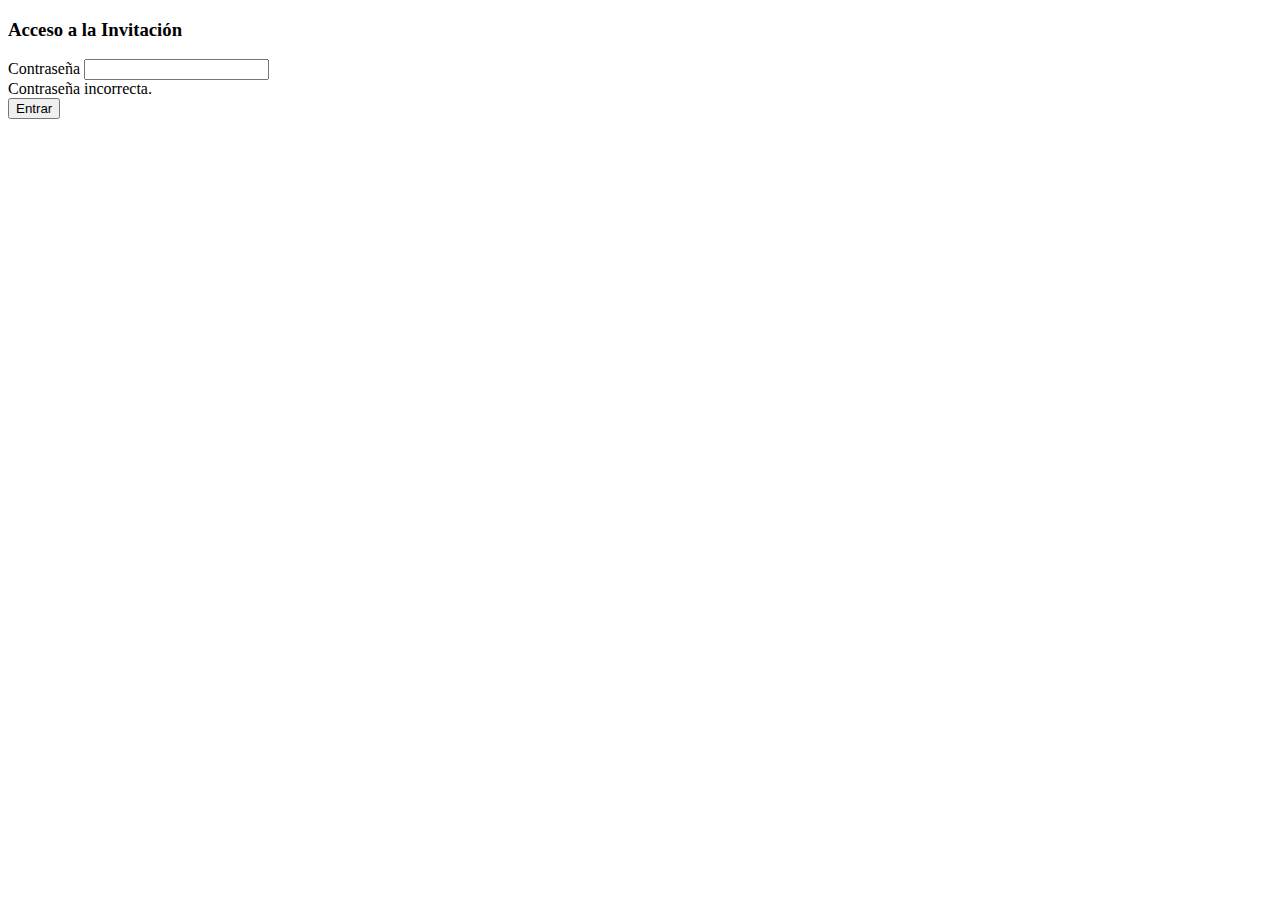
<file: login.html>
<!doctype html>
<html lang="es">
  <head>
    <meta charset="utf-8" />
    <meta name="viewport" content="width=device-width, initial-scale=1" />
    <meta name="robots" content="noindex, nofollow" />
    <meta name="color-scheme" content="light only" />
    <meta name="theme-color" content="#C6D7CF">
    <!-- Bootstrap CSS -->
    <link href="https://cdn.jsdelivr.net/npm/bootstrap@5.3.8/dist/css/bootstrap.min.css" rel="stylesheet" integrity="sha384-sRIl4kxILFvY47J16cr9ZwB07vP4J8+LH7qKQnuqkuIAvNWLzeN8tE5YBujZqJLB" crossorigin="anonymous"/>
    <!-- Estilos personalizados -->
    <link href="/styles/style.css" rel="stylesheet"/>
    <title>Login - Invitación de Boda</title>
  </head>
  <body class="bg-light">

    <!-- Formulario de Login -->
    <div id="loginContainer" class="container d-flex justify-content-center align-items-center min-vh-100">
      <div class="card shadow-lg" style="width: 25rem;">
        <div class="card-body">
          <h3 class="card-title text-center mb-4">Acceso a la Invitación</h3>
          <form id="loginForm">
            <div class="mb-3">
              <label for="password" class="form-label">Contraseña</label>
              <input type="password" id="password" class="form-control" required>
            </div>
            <div id="errorMessage" class="alert alert-danger d-none" role="alert">
              Contraseña incorrecta.
            </div>
            <div class="d-grid">
              <button type="submit" class="btn btn-primary">Entrar</button>
            </div>
          </form>
        </div>
      </div>
    </div>

    <!-- Scripts -->
    <script src="https://code.jquery.com/jquery-3.6.0.min.js"></script>
    <script src="https://cdn.jsdelivr.net/npm/bootstrap@5.3.8/dist/js/bootstrap.bundle.min.js" integrity="sha384-FKyoEForCGlyvwx9Hj09JcYn3nv7wiPVlz7YYwJrWVcXK/BmnVDxM+D2scQbITxI" crossorigin="anonymous"></script>
    <script src="/js/login.js"></script>

  </body>
</html>
</file>
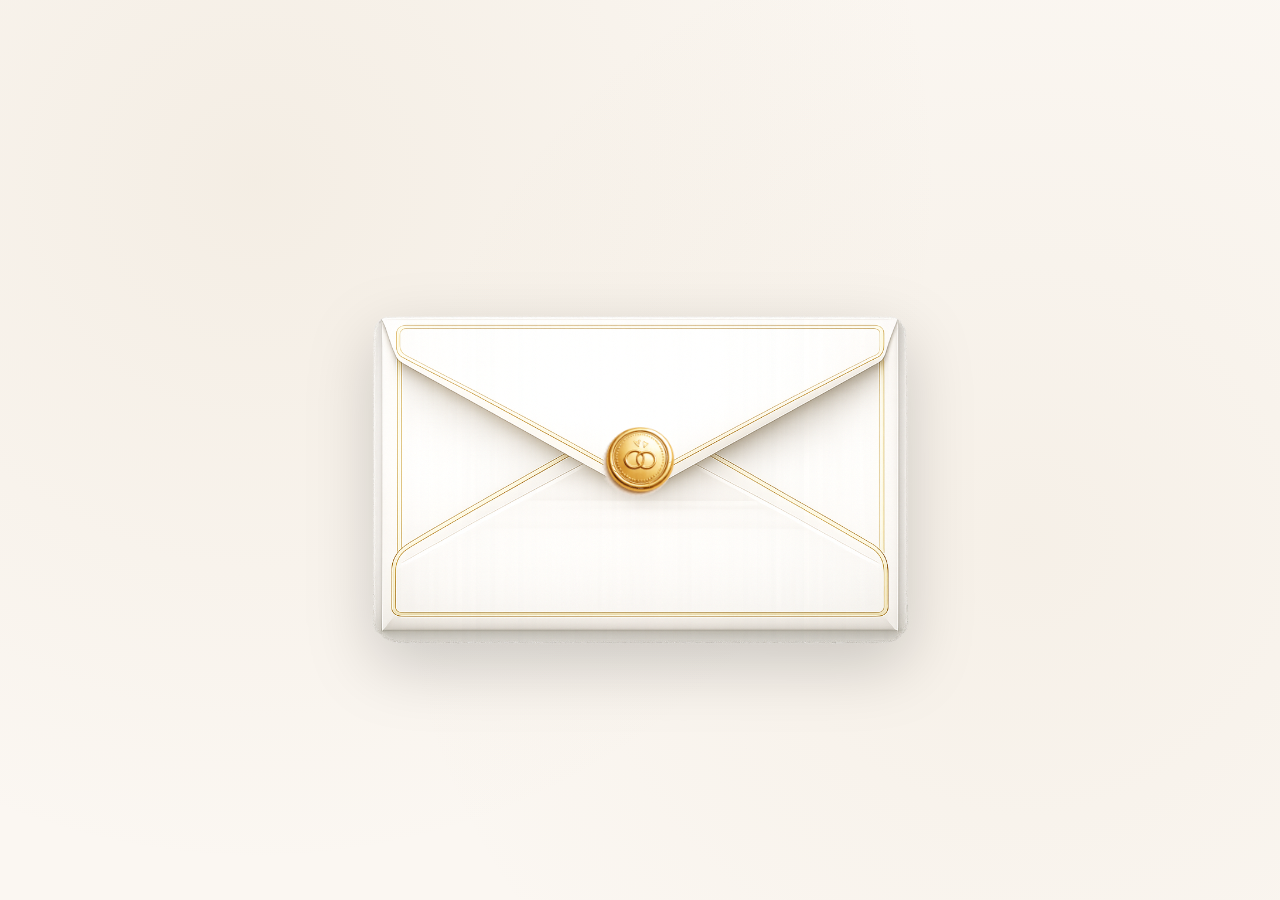
<file: cartaInvitacion/cartaInvitacion.html>
<!doctype html>
<html lang="es">
<head>
  <meta charset="utf-8" />
  <meta name="viewport" content="width=device-width, initial-scale=1" />
  <title>Invitación</title>
  <link rel="stylesheet" href="../styles/cartaInvitacion.css" />
</head>

<body class="page">
  <main class="wrap">
   <section class="stage" aria-label="Carta de invitación">
  <div class="env" id="env">

    <!-- ABIERTO (fondo) -->
    <img class="env-open" src="../img/carta/base.png" alt="" aria-hidden="true" />

    <!-- CERRADO (encima al inicio) -->
    <img class="env-closed" src="../img/carta/completo.png" alt="" aria-hidden="true" />

    <!-- PAPEL (sale desde dentro) -->
    <div class="paper-mask" aria-hidden="true">
      <div class="paper" id="paper" aria-hidden="true">
        <div class="paper-fold" aria-hidden="true"></div>

        <div class="paper-card">
          <div class="paper-inner">
            <h1 class="paper-title">Boda </h1>
            <p class="paper-sub">Raquel &amp; David</p>
            <button class="btn" id="btnContinuar" type="button">Continuar</button>
          </div>
        </div>
      </div>
    </div>

    <!-- TRUCO: “frontal del sobre” recortado para tapar el papel mientras sale -->
    <img class="env-front" src="../img/carta/base.png" alt="" aria-hidden="true" />

    <!-- SELLO -->
    <button class="seal" id="sealBtn" type="button" aria-label="Abrir invitación">
      <img class="seal-img" src="../img/carta/sello.png" alt="" aria-hidden="true" />
    </button>

  </div>
</section>
  </main>

  <script src="../js/cartaInvitacion.js"></script>
</body>
</html>
</file>
<file: styles/style.css>
/*ICONO DE CARGA*/
/* Loader */
:root {
  --color-1: #BFA880;
  --color-2: #FCF6F1;
  --color-3: #575756;
  --color-4: #C6D7CF;
  --color-5: #DFEAE5;
  --color-6: #957a4c;
}

/*scroll*/
::-webkit-scrollbar {
width: 10px;
height: 10px;
}

::-webkit-scrollbar-track {
background: #fff;
border-radius: 10px;
}

::-webkit-scrollbar-thumb {
border-radius: 10px;
background:var(--color-4);  
}

::-webkit-scrollbar-thumb:hover {
background:var(--color-1);  
}

.custom-control-label::before {
  height: 20px;
  width: 20px;
}

.custom-control-label::after{
  height: 20px;
  width: 20px;
}

.custom-control-input:checked ~ .custom-control-label::before {
  color: var(--color-1);
  border-color: var(--color-1);
  background-color: var(--color-1);
  outline: none;
}
.custom-control-input:focus ~ .custom-control-label::before {
    box-shadow:none !important;
}

.fancybox-bg{
  background-color: var(--color-1) !important;
}

.boton{
  background: #fff;
  color: var(--color-1);
  text-transform: uppercase;
  font-family: 'Quicksand', sans-serif;
  padding: 8px 25px;
  border-radius: 20px;
  font-size: 15px;

  -webkit-box-shadow: 0px 0px 5px -1px rgba(0,0,0,0.40);
  -moz-box-shadow: 0px 0px 5px -1px rgba(0,0,0,0.40);
  box-shadow: 0px 0px 5px -1px rgba(0,0,0,0.40);
  
  -webkit-transition: all 0.5s 0s ease;
  -moz-transition: all 0.5s 0s ease;
  -o-transition: all 0.5s 0s ease;
  transition: all 0.5s 0s ease;
}

.boton:hover{
  background:var(--color-1);
  color: #fff;
  text-decoration: none;
}

.title{
  width: 100%;
  display: inline-block;
  font-family: 'DM Serif Display', serif;
  color: #333;
  font-size: 45px;
}

.subtitle{
  width: 100%;
  display: inline-block;
  font-family: 'Quicksand', sans-serif;
  color: var(--color-1);
  font-size: 20px;
  font-weight: 400;
}

a{
  -webkit-transition: all 0.5s 0s ease;
  -moz-transition: all 0.5s 0s ease;
  -o-transition: all 0.5s 0s ease;
  transition: all 0.5s 0s ease;
}
/*ESTILOS MODIFICADOS DE BOOTSTRAP MODALES*/
.modal-backdrop {
  /* background-color:var(--color-1); */
  background-color:var(--color-1);
  opacity:0.95 !important;
}

.modal-body{
  flex: inherit;
}
.modal-transparent .modal-content{
  background: transparent;
  border: none;
}


.modal-transparent .close{
  color: #fff;
  text-shadow: none;
  opacity: 1;
  position: absolute;
  right: 0;
  outline: none;
  padding: 0;
}

.modal-transparent .modal-header, .modal-transparent  .modal-footer{
  border: none;
  padding: 0;
}

.modal-transparent .modal-header h3{
  color: #F2F2F2;
  text-align: center;
  width: 100%;
  font-family: 'Quicksand', sans-serif;
}

.modal-transparent .boton{
  padding: 15px 50px;
}

.modal .modal-content{
  text-align: center;
  border: none;
  background: var(--color-2);
  padding-bottom: 20px;
  margin-top: 60px;
}


.modal .modal-body a.link {
  text-decoration: none;
  color: var(--color-1);
	font-weight: 600;
}

.modal .modal-body a.link:hover {
  text-decoration: underline;
  color: var(--color-3);
	font-weight: 600;
}
/*ESTILOS CARGAR ICONO*/
.cargarIcono {
  position: fixed;
  background: var(--color-2);
  z-index: 11000;
  height: 100%;
  width: 100%;
  overflow: hidden;
}

.cargarIcono .loader{
  width: 90%;
  width: 300px;
}
/*
span#error-form{
  color: red;
  font-size: 13px;
}*/

/*caratula*/
section.portada{
  width: 100%;
  padding-bottom: 20%;
  background-size: cover;
  color: #fff;
  position: relative;
  
}


section.portada::before {
  content: "";
  position: absolute;
  width: 100%;
  height: 100%;
  background-color: rgba(0,0,0,0.30);
  z-index: 0;
  top: 0;
  left: 0;
}

section.portada:after{
  background-image: url('../img/iconos/img_ondas01.svg');
  background-color: rgb(0,0,0,0.4);
  position: absolute;
  content: '';
  /* background-size: contain !important; */
  background-repeat: no-repeat;
  background-position: bottom center;
  height: 100%;
  width: 100%;
  bottom: 0;
}

section.portada .container .row:first-child{
  height: 100dvh;
}

section.portada .content-portada{
  width: 70%;
  z-index: 999;
  position: relative;
  top: 30px;
}

section.portada .content-portada span.fecha{
  display: table;
  white-space: nowrap;
  width: 100%;
  font-size: 18px;
  font-family: 'DM Serif Display', serif;
  font-size: 28px;
  color: #ddd;
}

section.portada .content-portada span.fecha:before{
 right: -25%;
}

section.portada .content-portada span.fecha:after{
 left: -25%;
}

section.portada .content-portada span:before, section.portada .content-portada span:after {
    border-top: 1px solid #fff;
    content: '';
    display: table-cell;
    position: relative;
    top: 0.7em;
    width: 15%;
}

section.portada .content-portada h1{
  width: 100%;
  text-align: center;
  font-family: 'DM Serif Display', serif;
  font-size: 85px;
}

section.portada .box-nombres-fecha-portada .line{
  height: 1px;
  width: 50%;
  background-color: #fff;
  margin: 0 auto;
  margin-top: 20px;
}

section.portada .box-nombres-fecha-portada h1 span {
  background-color: var(--color-1);
  display: inline-block;
  border-radius: 50%;
  width: 60px;
  height: 60px;
  line-height: 55px;
  font-size: 50px;
  position: relative;
  top: -10px;
}

section.portada .box-frase-portada{
  margin-top: 50px;
}

section.portada .box-frase-portada p{
  font-family: 'Quicksand', sans-serif;
  font-weight: 400;
  font-size: 30px;
  text-align: center;
}

section.portada .box-frase-portada p img {
  width: 20px;
  margin: 0 0 20px 0;
}
section.portada .portada-flor-izq-sup{
  position: absolute;
  top:0;
  left: 0;
  width: 18%;
  z-index: 1;
}
section.portada .portada-flor-der-inf{
  position: absolute;
  bottom:30%;
  right: 0;
  width: 12%;
  z-index: 1;
}

section.portada .portada-flor-izq-inf{
  position: absolute;
  bottom:-20%;
  left: 0;
  width: 17%;
  z-index: 999;
}

section.portada .flecha-continuar{
  width: 50px;
  position: absolute;
  bottom: -18%;
}

ul.lang-inv{
  position:relative;
  width:100%;
}

ul.lang-inv li{
  margin: 0 5px;
}

ul.lang-inv li a {
  color: var(--color-1);
  background-color: var(--color-3);
  font-size: 20px;
  font-family: var(--fuente-2);
  font-weight: 400;
  display: inline-block;
  line-height: 40px;
  height: 40px;
  width: 40px;
  text-align: center;
  border-radius: 50%;
}

ul.lang-inv li a:hover{
  text-decoration: none;
  background:var(--color-6);
  color:#fff
}
/* Cuenta regresiva */
section.cuenta-regresiva{
  position: relative;
  height: 250px;
  background: var(--color-2);
}

section.cuenta-regresiva .box-aros{
  width: 420px;
  height: 420px;
  background: url('../img/iconos/img_circuloContador01.svg') center center no-repeat;
  position: absolute;
}

section.cuenta-regresiva .box-aros .box-circulo{
  width: 290px;
  height: 290px;
  background-color: white;
  border-radius: 50%;
  -webkit-box-shadow: 0px 0px 15px -1px rgba(0,0,0,0.40);
  -moz-box-shadow: 0px 0px 15px -1px rgba(0,0,0,0.40);
  box-shadow: 0px 0px 15px -1px rgba(0,0,0,0.40);
  padding: 20px;
  padding-top: 25px;
}

section.cuenta-regresiva .box-aros .box-circulo span.falta{
  width: 100%;
  text-align: center;
  display: inline-block;
  font-family: 'DM Serif Display', serif;
  font-size: 40px;
  color: var(--color-1);
}

section.cuenta-regresiva .box-aros .box-circulo img.divisor{
  width: 40%;
  margin-top: -20px;
}

section.cuenta-regresiva .box-aros .box-circulo .corazon-falta{
  width: 18%;
  margin-top: 5px;
}

section.cuenta-regresiva .reloj{
  margin-bottom: 25px;
}

section.cuenta-regresiva .reloj-col{
  width: 25%;
  border-right: 1px solid #ccc;
  padding: 0;
  float: left;
}

section.cuenta-regresiva .reloj-col.no-border{
  border: none;
}

section.cuenta-regresiva .reloj-col span.number {
  display: inline-block;
  width: 100%;
  color: var(--color-3);
  font-family: 'DM Serif Display', serif;
  font-size: 40px;
  margin-bottom: -5px;
}

section.cuenta-regresiva .reloj-col span.time{
  display: inline-block;
  width: 100%;
  color: var(--color-1);
  font-family: 'Quicksand', sans-serif;
  font-size: 20px;
  font-weight: 700;
}

section.cuenta-regresiva p.fin-cuenta{
  font-size: 30px;
  color: var(--color-3);
  font-family: 'DM Serif Display', serif;
}

/* Ceremonia - Fiesta */

section.ceremonia-fiesta{
  background: url('../img/iconos/img_ondas02.svg') center 30px no-repeat var(--color-2);
  background-color: var(--color-2);
  padding-bottom: 15%;
  position: relative;
}


section.ceremonia-fiesta .col-ceremonia, section.ceremonia-fiesta .col-fiesta{
  z-index: 999;
}


section.ceremonia-fiesta .col-ceremonia .anim-anillos, section.ceremonia-fiesta .anim-fiesta{
  width: 42%;
  margin: 0 auto;
}


section.ceremonia-fiesta .col-ceremonia h3, section.ceremonia-fiesta .col-fiesta h3{
  font-family: 'DM Serif Display', serif;
  color: #fff;
  background-color: var(--color-3);
  display: inline-block;
  position: relative;
  min-width: 40%;
  padding: 8px;
}

section.ceremonia-fiesta .col-oculta h3 {
  min-width: 90%;
}


section.ceremonia-fiesta .col-ceremonia h3:after, section.ceremonia-fiesta .col-fiesta h3:after{
  background-image: url("../img/iconos/img_cinta02.svg");
  position: absolute;
  content: '';
  background-size: contain !important;
  background-repeat: no-repeat;
  background-position: left;
  height: 100%;
  width: 16px;
  right: -15px;
  top:0
}

section.ceremonia-fiesta .col-ceremonia h3:before, section.ceremonia-fiesta .col-fiesta h3:before{
  background-image: url("../img/iconos/img_cinta01.svg");
  position: absolute;
  content: '';
  background-size: contain !important;
  background-repeat: no-repeat;
  background-position: right;
  height: 100%;
  width: 16px;
  left: -15px;
  top:0
}

section.ceremonia-fiesta .info-col{
  margin-top: 30px;
}

section.ceremonia-fiesta .info-col .info-box{
  margin-bottom: 35px;
}

section.ceremonia-fiesta .info-col .info-box h6{
  font-family: 'DM Serif Display', serif;
  color: var(--color-3);
  font-size: 25px;
}

section.ceremonia-fiesta .info-col .info-box p{
  font-family: 'Quicksand', sans-serif;
  color: var(--color-3);
  font-size: 18px;
}

section.ceremonia-fiesta .info-col .info-box a.boton{
  margin-top: 5px;
  display: inline-block;
}

section.ceremonia-fiesta:after{
  background-image: url('../img/iconos/img_ondas03.svg');
  position: absolute;
  content: '';
  background-size: contain !important;
  background-repeat: no-repeat;
  background-position: bottom center;
  height: 100%;
  width: 100%;
  bottom: 0;
}


section.ceremonia-fiesta .ceremonia-fiesta-flor-der{
  position: absolute;
  bottom:20%;
  right: 0;
  width: 10%;
}

section.ceremonia-fiesta .ondas-2{
  position: absolute;
  top: 3%;
}

section.ceremonia-fiesta .addeventatc .nameBtn{
  color: var(--color-1);
  font-weight: 400;
}

section.ceremonia-fiesta .addeventatc:hover .nameBtn{
  color: #fff;
}


/* ---------- */




/* Galeria */

section.galeria{
  padding-top: 30px;
  padding-bottom: 10px;
  position: relative;
  background: url('../img/img_tramaGaleria.svg') left top repeat var(--color-5);
}

section.galeria .anim-galeria{
  width: 60px;
  margin: 0 auto;
}


section.galeria .content-fotos{
  margin-top: 40px;
  position: relative;
}

section.galeria .content-fotos img{
  width: 100%;
}


section.galeria .content-fotos .polaroid a{
  outline: none;
}


section.galeria .content-fotos .polaroid{
  background-color: #eee;
  padding: 15px;
  padding-bottom: 100px;
  margin: 5px;
  -webkit-box-shadow: 0px 0px 5px -1px rgba(0,0,0,0.40);
  -moz-box-shadow: 0px 0px 5px -1px rgba(0, 0, 0, 0.432);
  box-shadow: 0px 0px 5px -1px rgba(0,0,0,0.40);
  
  -webkit-transition: all 0.5s 0s ease;
  -moz-transition: all 0.5s 0s ease;
  -o-transition: all 0.5s 0s ease;
  transition: all 0.5s 0s ease;
}

section.galeria .slick-slide:focus{
  outline: none !important;
}

section.galeria .slick-center .polaroid{
  background-color: #fff !important;
}

.content-fotos .shadow-left{
  display: none;
}

.content-fotos .shadow-right{
  display: none;
}

.slick-dots{
  bottom: -40px;
}


section.galeria .slick-dots li button:before{
  font-size: 60px !important;
  color: var(--color-1)  !important;
  opacity: 0.60;
}

section.galeria .slick-dots li.slick-active button:before{
  opacity: 1;
}

/* ---------- */



/* Fiesta */

section.fiesta{
  background: url('../img/iconos/img_ondas04.svg') center top no-repeat var(--color-5);
  padding-top: 18%;
  position: relative;
  padding-bottom: 17%;
}

section.fiesta .container{
  z-index: 999;
  position: relative;
}


section.fiesta .anim-musica{
  width: 75px;
}

section.fiesta .anim-vestuario{
  width: 95px;
}

section.fiesta .anim-tips{
  width: 55px;
}

section.fiesta .anim-hotel{
  width: 100px;
}

section.fiesta .anim-bus{
  width: 190px;
}

.anim-bus svg path {
fill: var(--color-2);
stroke: var(--color-6);
stroke-width: 6px;
}



section.fiesta:after{
  background-image: url('../img/iconos/img_ondas05.svg');
  position: absolute;
  content: '';
  background-size: contain !important;
  background-repeat: no-repeat;
  background-position: bottom center;
  height: 100%;
  width: 100%;
  bottom: -1px;
}


section.fiesta .item-fiesta{
  margin-top: 60px;
  padding:0 40px;
}


section.fiesta .item-fiesta h3{
  color: var(--color-3);
}

section.fiesta .item-fiesta p{
  color: var(--color-3);
  margin-bottom: 0;
}

section.fiesta .item-fiesta a.boton{
  min-width: 85%;
}


section.fiesta .item-fiesta .content-item-fiesta{
  background-color: var(--color-2);
  padding:40px 25px;
  -webkit-border-radius: 20px;
  -moz-border-radius: 20px;
  border-radius: 20px;
  min-height: 400px;
}

section.fiesta .content-anim-fiesta{
  height:80px;
}


/* ---------- */



/* Regalos */


section.regalos{
  background-color: var(--color-2);
  padding-top: 70px;
  position: relative;
  padding-bottom: 20%;
}

section.regalos:after{
  background-image: url('../img/iconos/img_ondas03.svg');
  position: absolute;
  content: '';
  background-size: contain !important;
  background-repeat: no-repeat;
  background-position: bottom center;
  height: 35%;
  width: 100%;
  bottom: -1px;
}

section.regalos .anim-regalos{
  width: 60px;
  margin: 1px auto 40px;
}


section.regalos .regalos-flor-der{
  position: absolute;
  bottom:15%;
  right: 0;
  width: 12%;
  z-index: 999;
}


/* ---------- */


/* Instagram */

section.instagram{
  padding-top: 16%;
  padding-bottom: 28%;
  /* background: url('../img/portada.jpg') center center; */
  position: relative;
}

section.instagram .container{
  position: relative;
  z-index: 999;
}


section.instagram:before{
  background-image: url('../img/iconos/img_ondas06.svg');
  background-color: rgba(0,0,0,0.40);
  position: absolute;
  content: '';
  /* background-size: contain !important; */
  background-repeat: no-repeat;
  background-position: top center;
  height: 100%;
  width: 100%;
  top: 0;
}

section.instagram .title{
  color: #fff;
}

section.instagram .subtitle{
  color: #fff;
}


section.instagram .hashtag{
  color: #fff;
  /* text-transform: lowercase; */
  font-size: 55px;
  font-family: 'Quicksand', sans-serif;
  margin-bottom: 40px;
  display: inline-block;
}

section.instagram .anim-instagram{
  width: 60px;
  margin: 0 auto 15px;
}

section.instagram:after{
  background-image: url('../img/iconos/img_ondas07.svg');
  position: absolute;
  content: '';
  /* background-size: contain !important; */
  background-repeat: no-repeat;
  background-position: bottom center;
  height: 100%;
  width: 100%;
  bottom: 0;
}



/* ---------- */



/* Footer */

section.footer{
  /* min-height: 275px; */
  position: relative;
  background: url('../img/iconos/img_trama.svg') center top repeat-y;
  background-color: var(--color-5);
  background-size: contain !important;
  padding-bottom: 15%;
  padding-top: 8%;
  margin-top: -2px;
}


section.footer h4{
  width: 100%;
  text-align: center;
  font-family: 'DM Serif Display', serif;
  font-size: 60px;
  color: var(--color-1);
}

section.footer h4 span {
  background-color: var(--color-1);
  color: #fff;
  display: inline-block;
  border-radius: 50%;
  width: 50px;
  height: 50px;
  line-height: 48px;
  font-size: 40px;
}

section.footer .col-acciones-footer ul{
  text-transform: uppercase;
  font-family: 'Quicksand', sans-serif;
  font-weight: 700;
  text-align: left;
}


section.footer .col-acciones-footer ul li{
  margin-bottom: 20px;
}


section.footer .col-acciones-footer ul a{
  color: var(--color-1);
  
  -webkit-transition: all 0.5s 0s ease;
  -moz-transition: all 0.5s 0s ease;
  -o-transition: all 0.5s 0s ease;
  transition: all 0.5s 0s ease;
}


section.footer .col-acciones-footer ul a:hover{
  color: var(--color-3);
  text-decoration: none;
}


section.footer .addeventatc span.nameBtn{
  
  color: var(--color-1) !important;
  
  -webkit-transition: all 0.5s 0s ease;
  -moz-transition: all 0.5s 0s ease;
  -o-transition: all 0.5s 0s ease;
  transition: all 0.5s 0s ease;
}

section.footer .addeventatc span.nameBtn:hover{
  color: var(--color-3) !important;
}

/* caja que contiene la imagen de la musica*/


#reproductor-musica-fondo{
  position: absolute;
  left:-99999px;
}

#controlador-musica{
  position: fixed;
  z-index: 999;
  top: 10px;
  right: 0;
}

.music-anim-icon{
  width: 100px;
  height: 100px;
  cursor: pointer;
}


/* Modales */

.modal-dialog{
  font-family: 'Quicksand', sans-serif;
}


.modal-header{
  border: none;
  display: inline-block;
  font-family: 'DM Serif Display', serif;
  padding: 0;
}


.modal-header .modal-title{
  font-size: 25px;
  color: var(--color-3);
}

.modal-footer{
  border: none;
  display: inline-block;
  padding: 0;
}


.boton{
  outline: none;
  border: none;
}

.close:focus {
  outline: none;
}

.img-top-modal{
  position: relative;
}

.img-top-modal img{
  width: 45%;
  margin-top: -18%;
}

.close{
  position: absolute;
  top: -15px;
  right: 0;
  color: var(--color-1);
  border-radius: 50%;
  width: 40px;
  height: 40px;
  background-color: #fff;
  opacity: 1;
  outline: none;
  font-size: 34px;
  font-weight: normal;
  

  -webkit-box-shadow: 0px 0px 5px -1px rgba(0,0,0,0.50);
  -moz-box-shadow: 0px 0px 5px -1px rgba(0,0,0,0.50);
  box-shadow: 0px 0px 5px -1px rgba(0,0,0,0.50);
  
  -webkit-transition: all 0.5s 0s ease;
  -moz-transition: all 0.5s 0s ease;
  -o-transition: all 0.5s 0s ease;
  transition: all 0.5s 0s ease;
}

.close:hover{
  background-color: var(--color-1);
  color: #fff;
}


.close span{
  display: inline-block;
  width: 100%;
  height: 100%;
}

/*CONTENEDOR PORTADA*/

#portadaBienvenida .modal-content{
  background: transparent;
  border: none;
}

#portadaBienvenida .modal-content p{
  font-size:55px;
  line-height: 50px;
  font-family: 'DM Serif Display', serif;
  color:#fff;
  display:inline-block;
  width: 100%;
}

#portadaBienvenida .modal-content p + span{
  font-size:22px;
  font-family: 'Quicksand', sans-serif;
  color:#fff;
  font-weight: 300;
  margin-bottom: 25px;
  display:inline-block;
  width: 100%;
}

#portadaBienvenida .boton{
  font-size:14px;
  display: inline-block;
  background-color: var(--color-4);
  color: var(--color-3);
}

#portadaBienvenida .boton:hover{
  background-color: var(--color-3);
  color: #fff;
}
/* ----- */


/* Modal Sugerir cancion */

/*#modalSugerirCancion .modal-dialog{
  font-family: 'Quicksand', sans-serif;
} */

#modalSugerirCancion input{
  text-align: center;
  border: none;
  background: none;
  resize: none;
  outline: none;
  border-bottom: 1px solid var(--color-5);
  padding-bottom: 5px;
} 

#modalSugerirCancion input:focus{
  border: none;
  box-shadow: none;
} 


#modalSugerirCancion .modal-content{
  text-align: center;
  border: none;
  background: var(--color-2);
  padding-bottom: 20px;
}

#modalSugerirCancion .form-control{
  font-size: 15px;
}

/* ---------- */


/* Modal Como llegar */


#modalMapa .modal-content{
  text-align: center;
  border: none;
  background: var(--color-2);
  padding-bottom: 20px;
}

#modalMapa .modal-title{
  padding: 20px 0 10px;
}

#modalMapa .boton{
  margin-top: 10px;
  display: inline-block;
}

#modalMapa #googleMap {
  height: 430px;
  width: 100%; 
}


/* ---------- */



/* Modal de mensaje exito */

.modal-body.fix-height{
  height:60%;
}

.modal-body.fix-height .msj-content{
  height:100%;
}

.modal .msj-content{
  width:100%;
}

.modal .msj-content h5{
  text-align: center;
  width: 100%;
  display: inline-block;
  font-weight: 700;
  color:var(--color-1)
}

.modal .msj-content p{
  text-align: center;
  width: 100%;
  display: inline-block;
}
/* Modal Confirmar asistencia*/


#modalAsistencia .modal-dialog{
  font-family: 'Quicksand', sans-serif;
  /* background-position-x: 55%; */
}

#modalAsistencia input, #modalAsistencia textarea{
  text-align: center;
  border: none;
  background: none;
  resize: none;
  outline: none;
  border-bottom: 1px solid var(--color-5);
  padding-bottom: 5px;
} 

#modalAsistencia input:focus, #modalAsistencia textarea:focus{
  border: none;
  box-shadow: none;
} 


#modalAsistencia .modal-content{
  text-align: center;
  border: none;
  background: var(--color-2);
  padding-bottom: 20px;
}


#modalAsistencia .modal-header{
  border: none;
  display: inline-block;
  font-family: 'DM Serif Display', serif;
  padding: 0;
}


#modalAsistencia .modal-header .modal-title{
  font-size: 25px;
  color: var(--color-3);
}

#modalAsistencia .modal-footer{
  border: none;
  display: inline-block;
  padding: 0;
}

#formAsistencia .form-group .form-check{
  float: left;
  margin-bottom: 10px;
  margin-top: 10px;
  font-size: 18px;
}

#formAsistencia .form-group .form-check label{
  cursor: pointer;
  padding-left: 5px;
}

#modalAsistencia .boton{
  outline: none;
  border: none;
}

#modalAsistencia .img-top-modal{
  position: relative;
}

#modalAsistencia .img-top-modal img{
  width: 45%;
  margin-top: -18%;
}

#modalAsistencia .close{
  position: absolute;
  top: -15px;
  right: 0;
  color: var(--color-1);
  border-radius: 50%;
  width: 40px;
  height: 40px;
  background-color: #fff;
  opacity: 1;
  outline: none;
  font-size: 34px;
  font-weight: normal;
  

  -webkit-box-shadow: 0px 0px 5px -1px rgba(0,0,0,0.50);
  -moz-box-shadow: 0px 0px 5px -1px rgba(0,0,0,0.50);
  box-shadow: 0px 0px 5px -1px rgba(0,0,0,0.50);
  
  -webkit-transition: all 0.5s 0s ease;
  -moz-transition: all 0.5s 0s ease;
  -o-transition: all 0.5s 0s ease;
  transition: all 0.5s 0s ease;

}

#modalAsistencia .close:hover{
  background-color: var(--color-1);
  color: #fff;
}

#modalAsistencia .close span{
  display: inline-block;
  width: 100%;
  height: 100%;
}

#modalAsistencia .form-control{
  font-size: 15px;
}

/* ---------- */
/* Banner para redirigir a la web */
.banner-contacto-web{
  position:fixed;
  bottom: 0;
  left: 0;
  width: 100%;
  height:auto;
  background: #575756;
  z-index: 9999;
  padding:0;
  margin: 0;
}

.banner-contacto-web p{
  width: 100%;
  text-align: center;
  color:#fff;
  margin: 0;
  padding:5px 8px;
  font-family: 'Quicksand', sans-serif;
  font-size: 13px;
}

.banner-contacto-web a{
  color:#BFA880;
}

.banner-contacto-web a:first-child{
  background:#FFF;
  color:#575756;
  border-radius: 10px;
  padding:3px 10px;
}

.banner-contacto-web a:first-child:hover{
  text-decoration:none;
  color:#fff;
  background-color: #BFA880;
}
.iconos-evento {
  display: flex;
  justify-content: center; /* centra en horizontal */
  align-items: center;     /* centra en vertical */
  gap: 20px;               /* separación entre iconos */
}
</file>
<file: styles/cartaInvitacion.css>
:root{
  --bg: #fbf7f2;
  --shadow: 0 18px 40px rgba(0,0,0,.16);

  /* AJUSTES CLAVE (tú los retocas si hace falta) */
  --paper-slot: 44%;        /* altura (desde abajo) de la ranura por donde sale el papel */
  --flap-hinge-y: 7%;       /* bisagra de la solapa (porcentaje desde arriba) */
}

*{ box-sizing: border-box; }

.page{
  margin:0;
  min-height:100vh;
  background:
    radial-gradient(circle at 20% 20%, rgba(184,155,106,.10), transparent 55%),
    radial-gradient(circle at 80% 60%, rgba(184,155,106,.08), transparent 55%),
    var(--bg);
  font-family: system-ui, -apple-system, Segoe UI, Roboto, Arial, sans-serif;
}

.wrap{
  min-height:100vh;
  display:flex;
  align-items:center;
  justify-content:center;
  padding: 28px;
}

.stage{
  width: min(900px, 92vw);
  display:flex;
  justify-content:center;
}

/* CONTENEDOR (mantén el ratio de tus imágenes) */
.env{
  position: relative;
  width: min(900px, 92vw);
  aspect-ratio: 1707 / 1272; /* si tus PNG son de otro tamaño, cámbialo */
  height: auto;
  filter: drop-shadow(0 22px 32px rgba(0,0,0,.18));
  perspective: 1400px;
  perspective-origin: 50% 18%;
}

/* IMÁGENES de sobre */
.env-open,
.env-closed{
  position:absolute;
  inset: 0;
  width: 100%;
  height: 100%;
  object-fit: contain;
  pointer-events:none;
}

.env-open{
  z-index: 10;
  opacity: 0; /* oculto al inicio */
  transition: opacity .55s ease;
}

.env-closed{
  z-index: 40;
  opacity: 1;
  transition: opacity .55s ease;
}

/* SOLAPA (opcional) */
.flap{
  position:absolute;
  inset: 0;
  z-index: 60;
  pointer-events:none;

  transform-origin: 50% var(--flap-hinge-y);
  transform: rotateX(0deg);
  transform-style: preserve-3d;
  backface-visibility: hidden;

  transition: transform 1.15s cubic-bezier(.2,.9,.2,1), opacity .35s ease;
}

.flap-img{
  position:absolute;
  inset: 0;
  width: 100%;
  height: 100%;
  object-fit: contain;
  backface-visibility: hidden;
  transform: translateZ(2px);
}

/* SELLO */
.seal{
  position:absolute;
  left: 50%;
  top: 52%;
  transform: translate(-50%, -50%);
  width: clamp(110px, 18vw, 160px);
  aspect-ratio: 1/1;

  border: none;
  background: transparent;
  padding: 0;
  cursor: pointer;

  z-index: 80;
  transition: transform .2s ease, opacity .35s ease;
}

.seal:hover{
  transform: translate(-50%, -50%) scale(1.06);
}

.seal-img{
  width: 100%;
  height: 100%;
  object-fit: contain;
  pointer-events:none;
}

/* PAPEL */



.paper-title{
  margin: 0 0 10px;
  font-size: clamp(22px, 3.4vw, 32px);
  color: #6a6258;
}

.paper-sub{
  margin: 0 0 18px;
  color: #8a8277;
  letter-spacing: .4px;
}

.btn{
  border: none;
  background: #b89b6a;
  color: #fff;
  padding: 12px 18px;
  border-radius: 10px;
  cursor: pointer;
  transition: transform .2s ease, background .2s ease;
}
.btn:hover{
  background: #a78855;
  transform: scale(1.03);
}

/* =========================
   ESTADOS (clases)
========================= */

/* 0) sello fuera */
.env.is-seal-broken .seal{
  pointer-events:none;
  opacity: 0;
  transform: translate(-50%, -50%) scale(.86);
}

/* 1) cambiar a abierto */
.env.is-opening .env-closed{ opacity: 0;    pointer-events: none;}
.env.is-opening .env-open{ opacity: 1; }

/* si hay solapa separada, se abre */
.env.is-opening .flap{
  transform: rotateX(-120deg);
  z-index: 12; /* detrás del papel cuando salga */
}



/* Reduce motion */
@media (prefers-reduced-motion: reduce){
  .env-open,.env-closed,.flap,.paper,.paper-fold,.paper-card,.paper-inner,.seal{
    transition:none !important;
  }
}
/*.paper-mask{
    
  position: absolute;
  left: 50%;
  width: 65%;
  height: 55%;
  bottom: var(--paper-slot);  
  transform: translateX(-50%);
  overflow: hidden;            
  z-index: 20;                
  pointer-events: none;
}*/
.paper-mask{
  position:absolute;
  left:50%;
  width:65%;
  height:55%;
  bottom: var(--paper-slot);
  transform:translateX(-50%);
  overflow:hidden;          /* recorta */
  z-index:20;
  pointer-events:none;
}
/* Papel: empieza muy abajo (dentro) y comprimido */
.paper{
  position:absolute;
  left:50%;
  bottom:-40%;
  width:88%;
  transform: translateX(-50%) translateY(60%);
  opacity: 1;               /* CLAVE: ya no aparece de la nada */
  z-index:21;
  pointer-events:none;
  transition: transform 1.2s cubic-bezier(.2,.9,.2,1);
}

/* Doble pliegue visible cuando asoma */
.paper-fold{
  height: 54px;
  border-radius: 12px 12px 10px 10px;
  background: linear-gradient(180deg, #fff, #efe8dd);
  box-shadow: 0 10px 18px rgba(0,0,0,.12);
  transform-origin: top center;
  transform: rotateX(75deg);
  opacity: 1;
  transition: transform .9s cubic-bezier(.2,.9,.2,1);
}

/* Hoja comprimida al salir */
.paper-card{
  margin-top: -12px;
  border-radius: 16px;
  background: #fff;
  box-shadow: 0 18px 44px rgba(0,0,0,.16);
  overflow: hidden;

  transform-origin: top center;
  transform: scaleY(.14);
  opacity: 1;

  transition: transform 1.05s cubic-bezier(.2,.9,.2,1);
}

/* Texto oculto hasta el final */
.paper-inner{
  padding: 28px 22px;
  text-align: center;
  opacity: 0;
  transform: translateY(10px);
  transition: opacity .45s ease, transform .45s ease;
}

/* ===== ESTADOS ===== */

/* 1) sale papel: ahora se ve recortado por paper-mask => efecto “desde dentro” */
.env.is-paper-out .paper{
  opacity: 1;
  transform: translateX(-50%) translateY(-35%);
}
.env.is-paper-out .paper-fold{
  opacity:1;
  transform: rotateX(0deg);
}
.env.is-paper-out .paper-card{
  opacity: 1;
  transform: scaleY(.22);
}

/* 2) cuando “se posa”, lo sacamos de la máscara y lo ponemos por encima del sobre */
.env.is-paper-drop .paper-mask{
  overflow: visible;           /* deja de recortar al posarse */
  z-index: 80;                 /* pasa por delante del sobre */
}
.env.is-paper-drop .paper{
  transform: translateX(-50%) translateY(-5%);
}

/* 3) se despliega */
.env.is-paper-unfold .paper-card{
  transform: scaleY(1);
}

/* 4) aparece el texto */
.env.is-message .paper-inner{
  opacity: 1;
  transform: translateY(0);
}

.env.is-paper-peek .paper{
  opacity: 1;
  transform: translateX(-50%) translateY(-10%);
}
.env.is-paper-peek .paper-fold{
  opacity: 1;
  transform: rotateX(10deg);
}
.env.is-paper-peek .paper-card{
  opacity: 1;
  transform: scaleY(.18);
}
.env.is-paper-unfold .paper-mask{
  overflow: visible;
}

.env{ position:relative; }

.env-open{ z-index:10; opacity:0; transition:opacity .55s ease; }
.env-closed{ z-index:60; opacity:1; transition:opacity .55s ease; }

/* papel por encima del fondo */
.paper-mask{ z-index:20; }
.paper{ z-index:21; }

/* “frontal del bolsillo” por encima del papel */
.env-front{
  position:absolute;
  inset:0;
  width:100%;
  height:100%;
  object-fit:contain;
  pointer-events:none;
  z-index:40;
  opacity:0;                 /* aparece cuando abrimos */
  transition: opacity .55s ease;

  /* RECORTE: esto tapa el papel con el “bolsillo” */
  /* Ajusta puntos si hiciera falta */
  clip-path: polygon(0% 52%, 100% 52%, 100% 100%, 0% 100%);
}

.seal{ z-index:80; }

.env.is-opening .env-closed{ opacity:0; pointer-events:none; }
.env.is-opening .env-open{ opacity:1; }
.env.is-opening .env-front{ opacity:1; }
.env.is-paper-drop .paper-mask{ overflow: visible; }

.env.is-paper-unfold .paper-card{
  transform: scaleY(1);
}
.env.is-seal-broken .seal{
  pointer-events:none;
  opacity:0;
  transform: translate(-50%, -50%) scale(.8) rotate(-14deg);
  filter: blur(.3px);
}
.seal{ transform-origin: 50% 65%; }


#btnContinuar{
  pointer-events: auto;
}
.paper-mini{
  margin: 0 0 14px;
  font-size: 13px;
  color: #9a9185;
}
</file>
